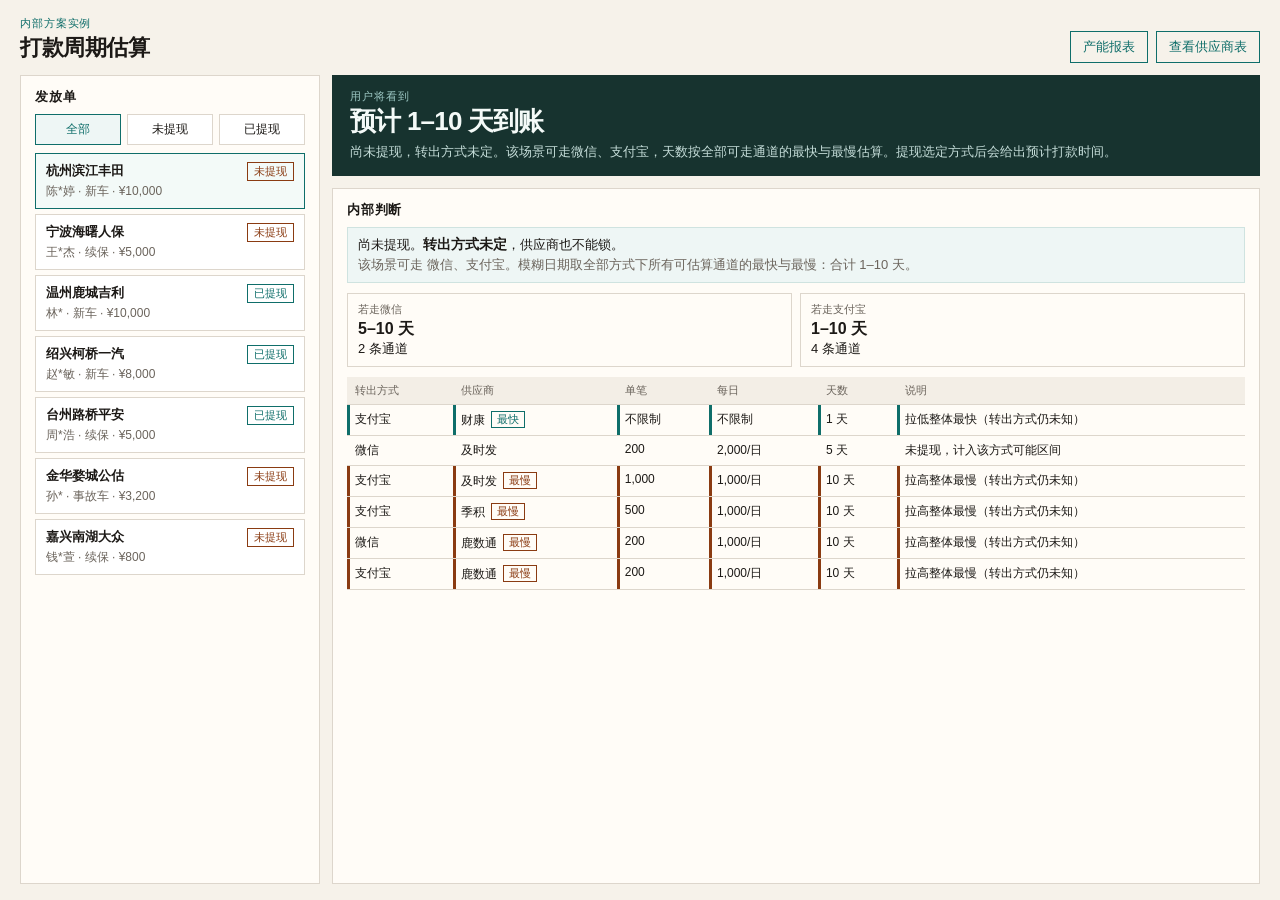
<file: index.html>
<!DOCTYPE html>
<html lang="zh-CN">
<head>
  <meta charset="UTF-8" />
  <meta name="viewport" content="width=device-width, initial-scale=1" />
  <title>打款周期估算</title>
  <link rel="stylesheet" href="./styles.css?v=21" />
</head>
<body>
  <header class="top">
    <div>
      <p class="kicker">内部方案实例</p>
      <h1>打款周期估算</h1>
    </div>
    <div class="top-actions">
      <a class="text-btn" href="./capacity.html">产能报表</a>
      <button type="button" class="text-btn" id="open-source">查看供应商表</button>
    </div>
  </header>

  <main class="layout">
    <section class="panel form-panel" aria-label="发放单">
      <h2>发放单</h2>
      <div class="seg filter" id="grant-filter">
        <button type="button" data-filter="all" class="on">全部</button>
        <button type="button" data-filter="open">未提现</button>
        <button type="button" data-filter="paid">已提现</button>
      </div>
      <div id="grant-list" class="grant-list"></div>
    </section>

    <section class="results" aria-live="polite">
      <article class="user-card" id="user-card">
        <p class="kicker light" id="user-kicker">用户将看到</p>
        <h2 id="user-title"></h2>
        <p id="user-detail"></p>
      </article>
      <article class="panel internal-panel" id="internal"></article>
    </section>
  </main>

  <dialog id="source-modal">
    <div class="dialog-bar">
      <div>
        <h2>当前供应商表</h2>
        <p>同供应商、同转出方式、同限额的多行已合并。一笔单只走一条通道，额度不叠加。</p>
      </div>
      <button type="button" class="text-btn" id="close-source">关闭</button>
    </div>
    <div class="table-wrap">
      <table>
        <thead>
          <tr>
            <th>供应商</th>
            <th>方案</th>
            <th>转出方式</th>
            <th>单笔限额</th>
            <th>每人限额</th>
            <th>适用场景</th>
            <th>表序</th>
          </tr>
        </thead>
        <tbody id="source-body"></tbody>
      </table>
    </div>
  </dialog>

  <script src="./app.js?v=21"></script>
</body>
</html>
</file>
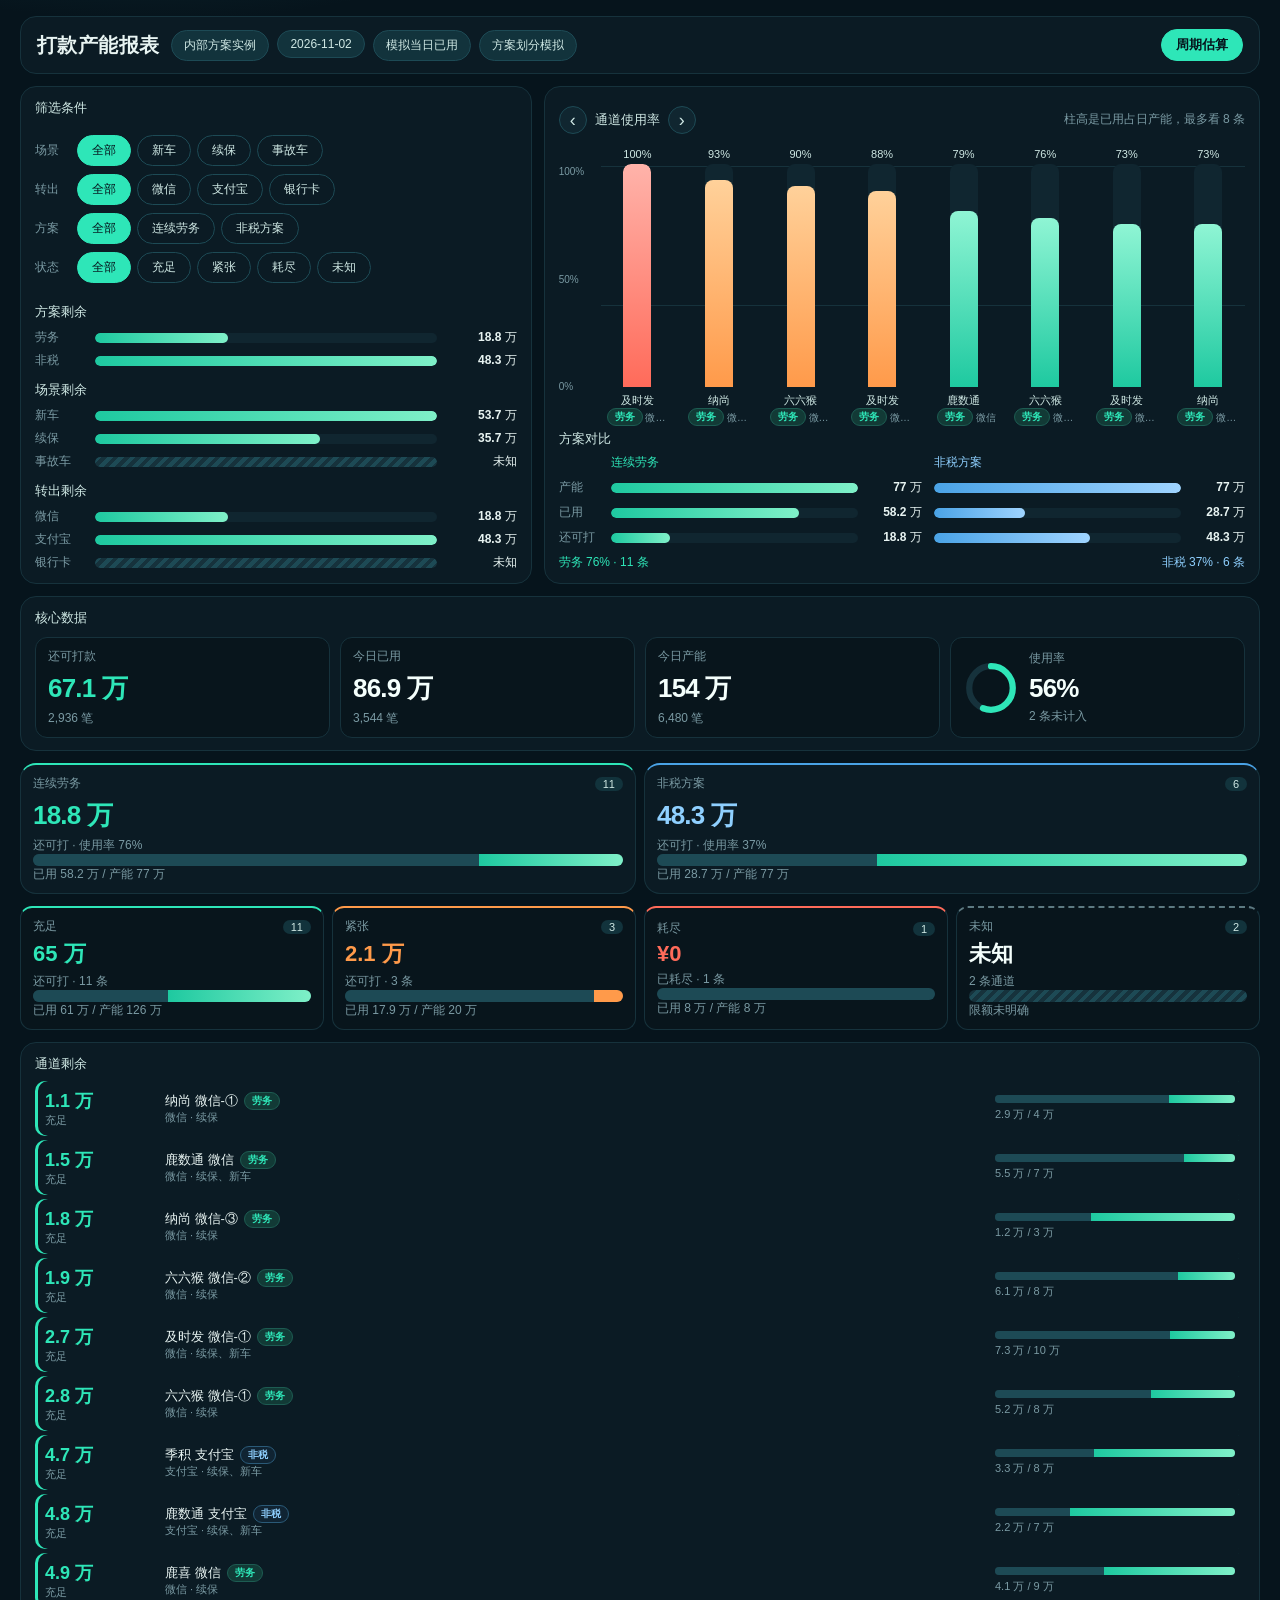
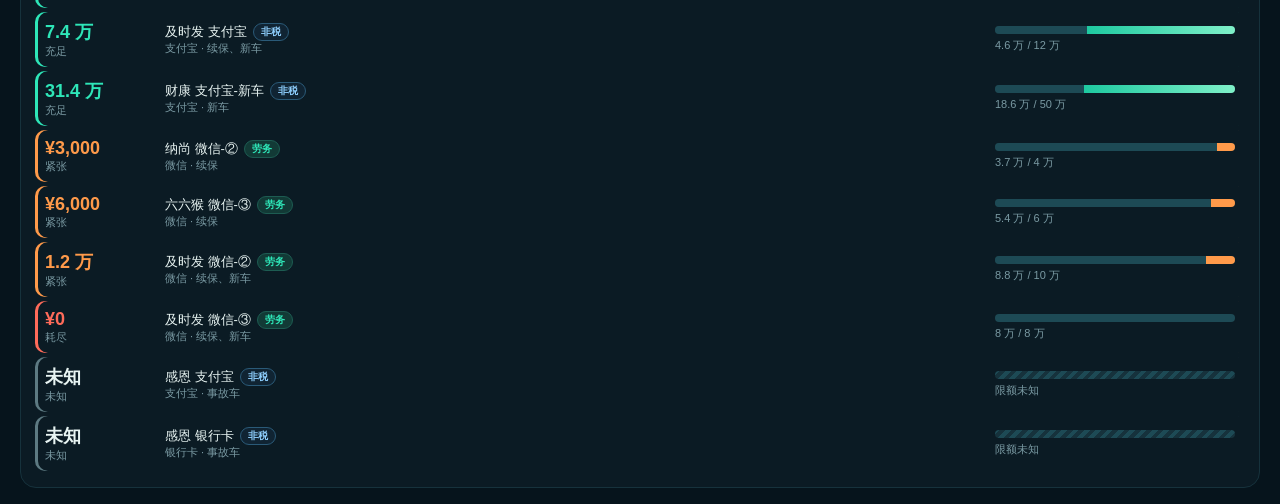
<file: capacity.html>
<!DOCTYPE html>
<html lang="zh-CN">
<head>
  <meta charset="UTF-8" />
  <meta name="viewport" content="width=device-width, initial-scale=1" />
  <title>打款产能报表</title>
  <link rel="stylesheet" href="./styles.css?v=30" />
</head>
<body class="page-capacity">
  <header class="dash-top">
    <h1>打款产能报表</h1>
    <div class="dash-pills">
      <span>内部方案实例</span>
      <div class="date-wrap" id="date-wrap">
        <button type="button" class="date-btn" id="date-btn">2026-11-02</button>
        <div class="date-pop" id="date-pop" hidden>
          <div class="date-presets">
            <button type="button" data-range="day">当天</button>
            <button type="button" data-range="7">近7日</button>
            <button type="button" data-range="30">近30日</button>
          </div>
          <div class="date-fields">
            <label>开始<input type="date" id="date-from" min="2026-10-01" max="2026-11-05" value="2026-11-02" /></label>
            <label>结束<input type="date" id="date-to" min="2026-10-01" max="2026-11-05" value="2026-11-02" /></label>
          </div>
        </div>
      </div>
      <span id="used-pill">模拟当日已用</span>
      <span>方案划分模拟</span>
    </div>
    <a class="text-btn" href="./index.html">周期估算</a>
  </header>

  <div class="dash-row">
  <section class="dash-card cap-filters look-chips" id="cap-filters">
    <p class="dash-label">筛选条件</p>
    <div class="filter-line">
      <span>场景</span>
      <div class="seg filter">
        <button type="button" data-scene="" class="on">全部</button>
        <button type="button" data-scene="新车">新车</button>
        <button type="button" data-scene="续保">续保</button>
        <button type="button" data-scene="事故车">事故车</button>
      </div>
    </div>
    <div class="filter-line">
      <span>转出</span>
      <div class="seg filter">
        <button type="button" data-method="" class="on">全部</button>
        <button type="button" data-method="微信">微信</button>
        <button type="button" data-method="支付宝">支付宝</button>
        <button type="button" data-method="银行卡">银行卡</button>
      </div>
    </div>
    <div class="filter-line">
      <span>方案</span>
      <div class="seg filter">
        <button type="button" data-scheme="" class="on">全部</button>
        <button type="button" data-scheme="连续劳务">连续劳务</button>
        <button type="button" data-scheme="非税方案">非税方案</button>
      </div>
    </div>
    <div class="filter-line">
      <span>状态</span>
      <div class="seg filter">
        <button type="button" data-status="" class="on">全部</button>
        <button type="button" data-status="充足">充足</button>
        <button type="button" data-status="紧张">紧张</button>
        <button type="button" data-status="耗尽">耗尽</button>
        <button type="button" data-status="未知">未知</button>
      </div>
    </div>
    <div id="cap-split"></div>
  </section>
  <section class="dash-card" id="cap-chart"></section>
  </div>

  <div id="view" class="cap-view"></div>

  <script src="./capacity.js?v=30"></script>
</body>
</html>
</file>
<file: styles.css>
:root {
  --ink: #1c1916;
  --muted: #6b645c;
  --line: #ddd6cc;
  --paper: #f6f2ea;
  --card: #fffcf7;
  --teal: #0f6e6a;
  --warn: #8a3b12;
  --warn-bg: #f8ebe3;
  --fast: #0f6e6a;
  --slow: #8a3b12;
  --font: "PingFang SC", "Hiragino Sans GB", "Noto Sans SC", sans-serif;
}

* { box-sizing: border-box; }
html, body { height: 100%; margin: 0; overflow: hidden; }
body {
  font-family: var(--font);
  color: var(--ink);
  background: var(--paper);
  padding: 16px 20px 16px;
  display: flex;
  flex-direction: column;
  gap: 12px;
}

.top {
  flex: none;
  display: flex;
  justify-content: space-between;
  gap: 16px;
  align-items: flex-end;
}
.kicker {
  margin: 0 0 2px;
  font-size: 11px;
  letter-spacing: 0.08em;
  color: var(--teal);
}
.kicker.light { color: #9ec9c5; }
h1 {
  margin: 0;
  font-size: 22px;
  font-weight: 650;
  letter-spacing: -0.02em;
}

.text-btn {
  font: inherit;
  font-size: 13px;
  color: var(--teal);
  background: none;
  border: 1px solid var(--teal);
  padding: 6px 12px;
  cursor: pointer;
  white-space: nowrap;
}
.text-btn:hover { background: #eef6f5; }

.layout {
  flex: 1;
  min-height: 0;
  display: grid;
  grid-template-columns: 300px minmax(0, 1fr);
  gap: 12px;
  overflow: hidden;
}

.panel {
  background: var(--card);
  border: 1px solid var(--line);
  padding: 12px 14px;
}
.form-panel {
  min-height: 0;
  display: flex;
  flex-direction: column;
  overflow: hidden;
}
.panel h2, .dialog-bar h2 {
  margin: 0 0 8px;
  font-size: 13px;
  font-weight: 650;
  letter-spacing: 0.06em;
}

.seg.filter { display: flex; gap: 6px; margin-bottom: 8px; flex: none; }
.seg.filter button {
  flex: 1;
  font: inherit;
  font-size: 12px;
  border: 1px solid var(--line);
  background: #fff;
  color: var(--ink);
  padding: 6px 6px;
  cursor: pointer;
}
.seg.filter button.on {
  border-color: var(--teal);
  color: var(--teal);
  background: #eef6f5;
}

.grant-list {
  display: flex;
  flex-direction: column;
  gap: 5px;
  min-height: 0;
  overflow: auto;
}
.grant {
  text-align: left;
  font: inherit;
  border: 1px solid var(--line);
  background: #fff;
  padding: 8px 10px;
  cursor: pointer;
  color: inherit;
  width: 100%;
  flex: none;
}
.grant:hover { border-color: #c5ddd9; }
.grant.on {
  border-color: var(--teal);
  background: #f3faf8;
}
.g-top {
  display: flex;
  justify-content: space-between;
  gap: 8px;
  align-items: baseline;
}
.g-top strong { font-size: 13px; font-weight: 650; }
.g-meta {
  margin-top: 2px;
  font-size: 12px;
  color: var(--muted);
}
.status {
  font-size: 11px;
  padding: 1px 6px;
  border: 1px solid currentColor;
  white-space: nowrap;
}
.status.open { color: var(--warn); }
.status.paid { color: var(--teal); }

.results {
  min-width: 0;
  min-height: 0;
  display: flex;
  flex-direction: column;
  gap: 12px;
  overflow: hidden;
}

.user-card {
  flex: none;
  background: #17332f;
  color: #f4faf8;
  padding: 14px 18px 14px;
}
.user-card h2 {
  margin: 2px 0 6px;
  font-size: 26px;
  font-weight: 650;
  letter-spacing: -0.03em;
  line-height: 1.2;
}
.user-card p { margin: 0; }
#user-detail { color: #c5ddd9; font-size: 13px; line-height: 1.45; }

.internal-panel {
  flex: 1;
  min-height: 0;
  overflow: auto;
}

.lock-banner {
  display: flex;
  justify-content: space-between;
  gap: 12px;
  align-items: baseline;
  flex-wrap: wrap;
  padding: 8px 10px;
  background: #eef6f5;
  border: 1px solid #cfe3e0;
  margin-bottom: 10px;
  font-size: 13px;
}
.lock-banner strong { font-size: 14px; }
.lock-banner .meta { color: var(--muted); margin-top: 2px; }

.method-box {
  display: grid;
  grid-template-columns: repeat(auto-fit, minmax(140px, 1fr));
  gap: 8px;
  margin-bottom: 10px;
}
.method-card {
  border: 1px solid var(--line);
  padding: 8px 10px;
  font-size: 13px;
}
.method-card span {
  display: block;
  font-size: 11px;
  color: var(--muted);
  margin-bottom: 2px;
}
.method-card strong { font-size: 16px; }

.warn-banner {
  padding: 8px 10px;
  background: var(--warn-bg);
  color: var(--warn);
  margin-bottom: 10px;
  font-size: 13px;
  line-height: 1.5;
}

.schedule-wrap { margin-bottom: 10px; }
.amt { font-variant-numeric: tabular-nums; font-weight: 600; }
.nowrap { white-space: nowrap; }
.muted { color: var(--muted); }

.table-wrap { overflow: auto; }
table {
  width: 100%;
  border-collapse: collapse;
  font-size: 12px;
}
th, td {
  text-align: left;
  padding: 6px 8px;
  border-bottom: 1px solid var(--line);
  vertical-align: top;
}
th {
  font-size: 11px;
  font-weight: 550;
  color: var(--muted);
  background: #f3eee6;
}
td.num, th.num { font-variant-numeric: tabular-nums; white-space: nowrap; }
tr.locked td { background: #e7f2f0; }
tr.fast td { box-shadow: inset 3px 0 0 var(--fast); }
tr.slow td { box-shadow: inset 3px 0 0 var(--slow); }

.pill {
  display: inline-block;
  font-size: 11px;
  padding: 0 5px;
  border: 1px solid currentColor;
  margin-left: 6px;
  vertical-align: 1px;
}
.pill.fast { color: var(--fast); }
.pill.slow { color: var(--slow); }
.pill.lock { color: var(--teal); }

dialog {
  width: min(860px, calc(100vw - 48px));
  max-height: calc(100vh - 48px);
  border: 1px solid var(--line);
  background: var(--card);
  padding: 16px 18px 18px;
  color: inherit;
}
dialog::backdrop { background: rgb(28 25 22 / 0.45); }
.top-actions { display: flex; gap: 8px; align-items: center; }
a.text-btn { text-decoration: none; display: inline-block; }

.page-capacity { gap: 12px; }
html:has(body.page-capacity) {
  height: auto;
  overflow: auto;
}
body.page-capacity {
  height: auto;
  min-height: 100%;
  overflow: auto;
  background:
    radial-gradient(900px 420px at 12% -10%, #123a44 0%, transparent 55%),
    #06141c;
  color: #e8f4f2;
  --ink: #e8f4f2;
  --muted: #7a9aa3;
  --line: #16323c;
  --paper: #06141c;
  --card: #0b1b24;
  --teal: #2ee6b8;
  --warn: #ff9a4a;
  --fast: #2ee6b8;
  --slow: #ff9a4a;
}
body.page-capacity .dash-top {
  flex: none;
  display: flex;
  align-items: center;
  gap: 12px;
  background: #0b1b24;
  border: 1px solid #16323c;
  border-radius: 16px;
  padding: 12px 16px;
}
body.page-capacity .dash-top h1 {
  margin: 0;
  font-size: 20px;
  font-weight: 650;
  letter-spacing: 0.02em;
}
body.page-capacity .dash-pills {
  display: flex;
  flex-wrap: wrap;
  gap: 8px;
  flex: 1;
}
body.page-capacity .dash-pills span,
body.page-capacity .date-btn {
  font: inherit;
  font-size: 12px;
  color: #cfe8e4;
  background: #12333c;
  border: 1px solid #1d4a55;
  border-radius: 999px;
  padding: 6px 12px;
}
body.page-capacity .date-wrap { position: relative; }
body.page-capacity .date-btn { cursor: pointer; }
body.page-capacity .date-btn:hover,
body.page-capacity .date-wrap:has(#date-pop:not([hidden])) .date-btn {
  border-color: #2ee6b8;
  color: #2ee6b8;
}
body.page-capacity .date-pop {
  position: absolute;
  top: calc(100% + 8px);
  left: 0;
  z-index: 20;
  width: 280px;
  padding: 12px;
  background: #0b1b24;
  border: 1px solid #16323c;
  border-radius: 14px;
  box-shadow: 0 12px 32px rgba(0, 0, 0, 0.35);
}
body.page-capacity .date-presets {
  display: flex;
  gap: 6px;
  margin-bottom: 10px;
}
body.page-capacity .date-presets button {
  flex: 1;
  font: inherit;
  font-size: 12px;
  color: #cfe8e4;
  background: #102630;
  border: 1px solid #1d4a55;
  border-radius: 999px;
  padding: 6px 0;
  cursor: pointer;
}
body.page-capacity .date-presets button.on,
body.page-capacity .date-presets button:hover {
  border-color: #2ee6b8;
  color: #06141c;
  background: #2ee6b8;
}
body.page-capacity .date-fields {
  display: grid;
  grid-template-columns: 1fr 1fr;
  gap: 8px;
}
body.page-capacity .date-fields label {
  display: flex;
  flex-direction: column;
  gap: 4px;
  font-size: 11px;
  color: #7a9aa3;
}
body.page-capacity .date-fields input {
  font: inherit;
  font-size: 12px;
  color: #e8f4f2;
  background: #08151c;
  border: 1px solid #1d4a55;
  border-radius: 8px;
  padding: 6px 8px;
  color-scheme: dark;
}
body.page-capacity .text-btn {
  color: #06141c;
  border-color: #2ee6b8;
  background: #2ee6b8;
  border-radius: 999px;
  padding: 6px 14px;
  font-weight: 600;
}
body.page-capacity .text-btn:hover { background: #5ff0cc; }
body.page-capacity .dash-card {
  background: #0b1b24;
  border: 1px solid #16323c;
  border-radius: 16px;
  padding: 12px 14px;
}
body.page-capacity .dash-label {
  margin: 0 0 10px;
  font-size: 13px;
  color: #cfe8e4;
}
body.page-capacity .dash-kpi-grid {
  display: grid;
  grid-template-columns: repeat(4, minmax(0, 1fr));
  gap: 10px;
}
body.page-capacity .dash-kpi-grid article {
  background: #08151c;
  border: 1px solid #16323c;
  border-radius: 12px;
  padding: 10px 12px;
}
body.page-capacity .dash-kpi-grid span,
body.page-capacity .dash-kpi-grid em {
  display: block;
  font-size: 12px;
  color: #7a9aa3;
  font-style: normal;
}
body.page-capacity .dash-kpi-grid strong {
  display: block;
  margin: 6px 0 4px;
  font-size: 26px;
  font-weight: 650;
  letter-spacing: -0.03em;
  font-variant-numeric: tabular-nums;
  color: #f4fffc;
}
body.page-capacity .dash-kpi-grid article:first-child strong { color: #2ee6b8; }
body.page-capacity .dash-row {
  flex: none;
  display: grid;
  grid-template-columns: minmax(280px, 1fr) minmax(360px, 1.4fr);
  gap: 12px;
  min-height: 0;
}
body.page-capacity .dash-row > .dash-card { min-height: 0; }
body.page-capacity .dash-row { align-items: stretch; }
body.page-capacity #cap-filters { height: max-content; }
body.page-capacity #cap-chart {
  display: grid;
  grid-template-rows: minmax(168px, 1fr) auto;
  min-height: 0;
}
body.page-capacity #cap-chart .chart-block {
  display: flex;
  flex-direction: column;
  min-height: 0;
  overflow: hidden;
}
body.page-capacity #cap-chart .chart-block.chart-out-left {
  animation: chart-out-left 0.26s ease forwards;
}
body.page-capacity #cap-chart .chart-block.chart-out-right {
  animation: chart-out-right 0.26s ease forwards;
}
body.page-capacity #cap-chart .chart-block.chart-in-right {
  animation: chart-in-right 0.32s ease;
}
body.page-capacity #cap-chart .chart-block.chart-in-left {
  animation: chart-in-left 0.32s ease;
}
body.page-capacity #cap-chart .chart-block.chart-in-right .vbar-col i,
body.page-capacity #cap-chart .chart-block.chart-in-left .vbar-col i {
  transform-origin: bottom;
  animation: bar-grow 0.42s ease;
}
@keyframes chart-out-left {
  to { opacity: 0; transform: translateX(-36px); }
}
@keyframes chart-out-right {
  to { opacity: 0; transform: translateX(36px); }
}
@keyframes chart-in-right {
  from { opacity: 0; transform: translateX(36px); }
  to { opacity: 1; transform: translateX(0); }
}
@keyframes chart-in-left {
  from { opacity: 0; transform: translateX(-36px); }
  to { opacity: 1; transform: translateX(0); }
}
@keyframes bar-grow {
  from { transform: scaleY(0); }
  to { transform: scaleY(1); }
}
body.page-capacity #cap-split { margin-top: 4px; }
body.page-capacity #cap-split .chart-sub:first-child { margin-top: 8px; }
body.page-capacity .kpi-rate {
  display: flex;
  align-items: center;
  gap: 10px;
}
body.page-capacity .donut {
  width: 56px;
  height: 56px;
  flex: none;
  transform: rotate(-90deg);
}
body.page-capacity .donut-bg,
body.page-capacity .donut-val {
  fill: none;
  stroke-width: 4;
}
body.page-capacity .donut-bg { stroke: #16323c; }
body.page-capacity .donut-val {
  stroke: #2ee6b8;
  stroke-linecap: round;
}
body.page-capacity .chart-head {
  display: flex;
  justify-content: space-between;
  align-items: baseline;
  gap: 12px;
  flex: none;
}
body.page-capacity .chart-head.chart-switch { align-items: center; }
body.page-capacity .chart-switch-title {
  display: flex;
  align-items: center;
  gap: 8px;
  min-width: 0;
}
body.page-capacity .chart-nav {
  flex: none;
  width: 28px;
  height: 28px;
  border: 1px solid #1d4a55;
  background: #102630;
  color: #cfe8e4;
  border-radius: 50%;
  font: inherit;
  font-size: 18px;
  line-height: 1;
  cursor: pointer;
  padding: 0;
}
body.page-capacity .chart-nav:hover {
  border-color: #2ee6b8;
  color: #2ee6b8;
}
body.page-capacity .chart-head .dash-label { margin: 0; }
body.page-capacity .chart-head .muted { font-size: 12px; }
body.page-capacity .chart-sub { margin: 12px 0 8px; }
body.page-capacity .vbars-wrap {
  display: grid;
  grid-template-columns: 36px 1fr;
  gap: 6px;
  flex: 1 1 auto;
  height: auto;
  min-height: 168px;
  margin: 8px 0 4px;
}
body.page-capacity .vbars-y {
  display: flex;
  flex-direction: column;
  justify-content: space-between;
  font-size: 10px;
  color: #7a9aa3;
  padding: 18px 0 34px;
}
body.page-capacity .vbars {
  display: flex;
  align-items: stretch;
  gap: 8px;
  min-width: 0;
  background-image: linear-gradient(#16323c 1px, transparent 1px);
  background-size: 100% 50%;
  background-position: 0 18px;
}
body.page-capacity .vbar {
  flex: 1;
  min-width: 0;
  display: flex;
  flex-direction: column;
  align-items: center;
}
body.page-capacity .vbar span {
  font-size: 11px;
  color: #cfe8e4;
  margin-bottom: 4px;
}
body.page-capacity .vbar-col {
  flex: 1;
  width: 28px;
  background: #102630;
  border-radius: 8px 8px 0 0;
  display: flex;
  align-items: flex-end;
  overflow: hidden;
}
body.page-capacity .vbar-col i {
  display: block;
  width: 100%;
  background: linear-gradient(180deg, #8ff5d4, #1ec9a0);
  border-radius: 8px 8px 0 0;
}
body.page-capacity .vbar.sch-连续劳务 .vbar-col i { background: linear-gradient(180deg, #8ff5d4, #1ec9a0); }
body.page-capacity .vbar.sch-非税方案 .vbar-col i { background: linear-gradient(180deg, #9fd4ff, #4aa3e6); }
body.page-capacity .vbar.st-紧张.sch-连续劳务 .vbar-col i { background: linear-gradient(180deg, #ffd19a, #ff9a4a); }
body.page-capacity .vbar.st-紧张.sch-非税方案 .vbar-col i { background: linear-gradient(180deg, #9fd4ff, #4aa3e6); }
body.page-capacity .vbar.st-耗尽 .vbar-col i { background: linear-gradient(180deg, #ffb3aa, #ff6b5a); }
body.page-capacity .vbar.gd-wx .vbar-col i { background: linear-gradient(180deg, #8ff5d4, #1ec9a0); }
body.page-capacity .vbar.gd-ali .vbar-col i { background: linear-gradient(180deg, #9fd4ff, #4aa3e6); }
body.page-capacity .vbar.gd-other .vbar-col i { background: linear-gradient(180deg, #e8d39a, #c9a46a); }
body.page-capacity .vbar.gd-wx.hot .vbar-col i,
body.page-capacity .vbar.gd-ali.hot .vbar-col i { background: linear-gradient(180deg, #ffd19a, #ff9a4a); }
body.page-capacity .vbars-y.goods-y { padding-bottom: 44px; }
body.page-capacity .vbar em,
body.page-capacity .vbar b {
  display: block;
  font-style: normal;
  font-weight: 400;
  text-align: center;
  max-width: 100%;
  overflow: hidden;
  text-overflow: ellipsis;
  white-space: nowrap;
}
body.page-capacity .vbar em { margin-top: 6px; font-size: 11px; color: #cfe8e4; }
body.page-capacity .vbar b { font-size: 10px; color: #7a9aa3; }
body.page-capacity .hbar-list { display: flex; flex-direction: column; gap: 6px; }
body.page-capacity .hbar {
  display: grid;
  grid-template-columns: 52px 1fr 72px;
  gap: 8px;
  align-items: center;
  font-size: 12px;
}
body.page-capacity .hbar span { color: #7a9aa3; }
body.page-capacity .hbar strong {
  text-align: right;
  font-weight: 550;
  font-variant-numeric: tabular-nums;
}
body.page-capacity .hbar-track {
  height: 10px;
  background: #102630;
  border-radius: 99px;
  overflow: hidden;
}
body.page-capacity .hbar-track i {
  display: block;
  height: 100%;
  background: linear-gradient(90deg, #1ec9a0, #7ff0c8);
  border-radius: 99px;
}
body.page-capacity .hbar.st-紧张 .hbar-track i { background: #ff9a4a; }
body.page-capacity .hbar.st-耗尽 .hbar-track i { background: #ff6b5a; }
body.page-capacity .hbar.st-未知 .hbar-track i.unk {
  width: 100%;
  background: repeating-linear-gradient(-45deg, #16323c, #16323c 4px, #1d4a55 4px, #1d4a55 8px);
}
body[data-style="remain"] .method-remain .split-bar,
body.page-capacity .scheme-card .split-bar { height: 12px; }
body.page-capacity .scheme-tag {
  display: inline-block;
  margin-left: 6px;
  padding: 1px 7px;
  border-radius: 999px;
  font-size: 10px;
  font-style: normal;
  font-weight: 600;
  line-height: 1.4;
  vertical-align: 1px;
}
body.page-capacity .scheme-tag.sch-连续劳务 {
  color: #2ee6b8;
  background: #123a36;
  border: 1px solid #1d5c52;
}
body.page-capacity .scheme-tag.sch-非税方案 {
  color: #8fd0ff;
  background: #102433;
  border: 1px solid #2a5a78;
}
body.page-capacity .scheme-card-grid {
  flex: none;
  display: grid;
  grid-template-columns: 1fr 1fr;
  gap: 8px;
}
body.page-capacity .scheme-card {
  background: #0b1b24;
  border: 1px solid #16323c;
  border-radius: 16px;
  padding: 10px 12px;
  font: inherit;
  color: inherit;
  text-align: left;
  width: 100%;
  cursor: pointer;
}
body.page-capacity .scheme-card.empty { cursor: default; opacity: 0.5; }
body.page-capacity .scheme-card.sch-连续劳务 { border-top: 2px solid #2ee6b8; }
body.page-capacity .scheme-card.sch-非税方案 { border-top: 2px solid #4aa3e6; }
body.page-capacity .scheme-card.on.sch-连续劳务 { box-shadow: inset 0 0 0 1px #2ee6b8; }
body.page-capacity .scheme-card.on.sch-非税方案 { box-shadow: inset 0 0 0 1px #4aa3e6; }
body.page-capacity .scheme-card .st-head,
body.page-capacity .scheme-card em,
body.page-capacity .scheme-card p {
  display: flex;
  justify-content: space-between;
  align-items: center;
  gap: 8px;
  margin: 0;
  font-size: 12px;
  font-style: normal;
  color: #7a9aa3;
}
body.page-capacity .scheme-card .st-head i {
  font-style: normal;
  font-size: 11px;
  background: #12333c;
  color: #cfe8e4;
  border-radius: 999px;
  padding: 1px 8px;
}
body.page-capacity .scheme-card strong {
  display: block;
  margin: 6px 0 4px;
  font-size: 26px;
  font-weight: 650;
  letter-spacing: -0.03em;
  font-variant-numeric: tabular-nums;
}
body.page-capacity .scheme-card.sch-连续劳务 strong { color: #2ee6b8; }
body.page-capacity .scheme-card.sch-非税方案 strong { color: #8fd0ff; }
body.page-capacity .scheme-card em,
body.page-capacity .scheme-card p { display: block; }
body.page-capacity .scheme-pair { display: flex; flex-direction: column; gap: 8px; margin-top: 6px; flex: none; }
body.page-capacity .scheme-rate { flex: none; }
body.page-capacity .pair-row {
  display: grid;
  grid-template-columns: 44px 1fr;
  gap: 8px;
  align-items: center;
  font-size: 12px;
}
body.page-capacity .pair-row > span { color: #7a9aa3; }
body.page-capacity .pair-bars { display: grid; grid-template-columns: 1fr 1fr; gap: 12px; min-width: 0; }
body.page-capacity .pair-bar {
  display: grid;
  grid-template-columns: 1fr 56px;
  gap: 8px;
  align-items: center;
  min-width: 0;
}
body.page-capacity .pair-bar b {
  text-align: right;
  font-weight: 550;
  font-variant-numeric: tabular-nums;
}
body.page-capacity .pair-head em {
  font-style: normal;
  font-size: 12px;
}
body.page-capacity .pair-head em.sch-连续劳务,
body.page-capacity .scheme-rate .sch-连续劳务 { color: #2ee6b8; }
body.page-capacity .pair-head em.sch-非税方案,
body.page-capacity .scheme-rate .sch-非税方案 { color: #8fd0ff; }
body.page-capacity .pair-bar.sch-连续劳务 .hbar-track i { background: linear-gradient(90deg, #1ec9a0, #7ff0c8); }
body.page-capacity .pair-bar.sch-非税方案 .hbar-track i { background: linear-gradient(90deg, #4aa3e6, #9fd4ff); }
body.page-capacity .scheme-rate {
  display: flex;
  justify-content: space-between;
  gap: 12px;
  margin: 8px 0 0;
  font-size: 12px;
}
@media (max-width: 980px) {
  body.page-capacity .scheme-card-grid { grid-template-columns: 1fr; }
}
@media (max-width: 980px) {
  body.page-capacity .dash-row,
  body.page-capacity .dash-kpi-grid { grid-template-columns: 1fr; }
}
body.page-capacity th { background: #0b1b24; }
body.page-capacity .kpi-card.remain {
  background: #0b1b24;
  color: #e8f4f2;
  border-color: #2ee6b8;
}
body.page-capacity .kpi-card.remain span,
body.page-capacity .kpi-card.remain em { color: #7a9aa3; }
body.page-capacity .kpi-card.remain strong { color: #2ee6b8; }
body.page-capacity .mx-cell.st-紧张 { background: #2a2114; }
body.page-capacity .mx-cell.st-耗尽 { background: #241614; }
body.page-capacity .mx-cell.st-充足 { background: #102820; }
body.page-capacity .mx-cell.unk-cell,
body.page-capacity .mx-cell.empty-cell { background: #0b1b24; }
body.page-capacity .bar { background: #16323c; }
body.page-capacity .bar i.unk {
  background: repeating-linear-gradient(-45deg, #16323c, #16323c 4px, #1d4a55 4px, #1d4a55 8px);
}
body.page-capacity tr.locked td { background: #12333c; }
body.page-capacity .seg.filter button {
  font: inherit;
  font-size: 12px;
  border: 1px solid #1d4a55;
  background: #0b1b24;
  color: #cfe8e4;
  padding: 6px 14px;
  cursor: pointer;
  white-space: nowrap;
  border-radius: 999px;
}
body.page-capacity .seg.filter button.on {
  border-color: #2ee6b8;
  color: #06141c;
  background: #2ee6b8;
}
.cap-filters.look-chips {
  display: flex;
  flex-direction: column;
  gap: 8px;
}
.filter-line {
  display: flex;
  align-items: center;
  gap: 10px;
  min-width: 0;
}
.filter-line > span {
  flex: none;
  width: 32px;
  font-size: 12px;
  color: #7a9aa3;
}
.filter-line .seg.filter { flex: 1; flex-wrap: wrap; margin: 0; }
.cap-view {
  flex: 1;
  min-height: 0;
  display: flex;
  flex-direction: column;
  gap: 12px;
  overflow: hidden;
}
body.page-capacity .cap-view,
body.page-capacity .bar-panel {
  overflow: visible;
  flex: none;
}
body.page-capacity .bar-list { overflow: visible; }
.cap-note {
  flex: none;
  margin: 0;
  font-size: 12px;
  line-height: 1.45;
  color: var(--muted);
  max-width: 1180px;
}
.remain-hero { flex: none; }
.kpi-card.hero { padding: 14px 18px; }
.kpi-card.hero strong { font-size: 36px; letter-spacing: -0.04em; }
.method-remain-grid {
  flex: none;
  display: grid;
  grid-template-columns: repeat(4, minmax(0, 1fr));
  gap: 8px;
}
.method-remain {
  background: var(--card);
  border: 1px solid var(--line);
  padding: 10px 12px;
  font: inherit;
  color: inherit;
  text-align: left;
  width: 100%;
  cursor: pointer;
}
.method-remain.empty { cursor: default; opacity: 0.5; }
.method-remain.on { border-color: var(--teal); }
.method-remain span, .method-remain em, .method-remain p {
  display: block;
  font-size: 12px;
  color: var(--muted);
  font-style: normal;
  margin: 0;
}
.method-remain .st-head {
  display: flex;
  justify-content: space-between;
  align-items: center;
  gap: 8px;
}
.method-remain .st-head i {
  font-style: normal;
  font-size: 11px;
  background: #2c2a24;
  color: #bdb8ae;
  border-radius: 999px;
  padding: 1px 8px;
}
.method-remain strong {
  display: block;
  font-size: 22px;
  margin: 4px 0;
}
.bar-panel {
  flex: 1;
  min-height: 0;
  display: flex;
  flex-direction: column;
  overflow: hidden;
}
.bar-list { flex: 1; overflow: auto; }
.bar-row {
  display: grid;
  grid-template-columns: 108px minmax(160px, 1fr) minmax(120px, 240px);
  gap: 12px;
  align-items: center;
  padding: 8px 0;
  border-bottom: 1px solid var(--line);
}
.bar-name { font-size: 13px; }
.bar-name em { display: block; font-style: normal; font-size: 11px; color: var(--muted); }
.bar-left { text-align: left; font-size: 18px; font-weight: 650; font-variant-numeric: tabular-nums; }
.bar-left em { display: block; font-style: normal; font-size: 11px; font-weight: 400; color: var(--muted); }
.bar-track em { display: block; font-style: normal; font-size: 11px; color: var(--muted); margin-top: 4px; }
.bar.wide { width: auto; height: 8px; }
.mx-panel { flex: none; }
.mx-grid {
  display: grid;
  grid-template-columns: 72px repeat(3, minmax(0, 1fr));
  gap: 6px;
}
.mx-head, .mx-corner {
  font-size: 12px;
  color: var(--muted);
  padding: 6px 4px;
}
.mx-head.row { display: flex; align-items: center; }
.mx-cell {
  border: 1px solid var(--line);
  padding: 8px 10px;
  min-height: 88px;
}
.mx-cell span, .mx-cell em, .mx-cell p {
  display: block;
  font-size: 11px;
  color: var(--muted);
  margin: 0;
}
.mx-cell strong { display: block; font-size: 20px; margin: 4px 0 2px; }
.mx-cell.st-紧张 { background: #f8ebe3; }
.mx-cell.st-耗尽 { background: #f3e2d8; }
.mx-cell.st-充足 { background: #f3faf8; }
.mx-cell.unk-cell, .mx-cell.empty-cell { background: #f6f2ea; }
.cap-table-panel.slim { min-height: 140px; }
.board-sum {
  flex: none;
  margin: 0;
  font-size: 13px;
  color: var(--muted);
}
.board {
  flex: 1;
  min-height: 0;
  display: grid;
  grid-template-columns: repeat(4, minmax(0, 1fr));
  gap: 8px;
}
.board-col {
  background: var(--card);
  border: 1px solid var(--line);
  display: flex;
  flex-direction: column;
  min-height: 0;
  overflow: hidden;
}
.board-col h2 { padding: 10px 10px 6px; }
.board-stack { flex: 1; overflow: auto; padding: 0 8px 8px; display: flex; flex-direction: column; gap: 6px; }
.board-card {
  border: 1px solid var(--line);
  padding: 8px 8px 6px;
  background: #fff;
}
.board-card .left-num { display: block; font-size: 16px; margin: 4px 0 2px; }
.board-col.st-紧张 h2, .board-col.st-耗尽 h2 { color: var(--warn); }
.board-col.st-充足 h2 { color: var(--teal); }
.board-col.st-未知 h2 { color: var(--muted); }
.cap-filters {
  flex: none;
  display: flex;
  gap: 10px;
  flex-wrap: wrap;
}
.cap-filters .seg { margin: 0; width: auto; }
.cap-filters .seg button {
  flex: none;
  white-space: nowrap;
  padding: 6px 12px;
}
.kpi {
  flex: none;
  display: grid;
  grid-template-columns: repeat(4, minmax(0, 1fr));
  gap: 8px;
  max-width: 1180px;
}
.kpi-card {
  background: var(--card);
  border: 1px solid var(--line);
  padding: 10px 12px 8px;
}
.kpi-card span {
  display: block;
  font-size: 11px;
  color: var(--muted);
}
.kpi-card strong {
  display: block;
  margin: 4px 0 2px;
  font-size: 22px;
  font-weight: 650;
  letter-spacing: -0.03em;
}
.kpi-card em {
  font-style: normal;
  font-size: 11px;
  color: var(--muted);
}
.kpi-card.remain { background: #17332f; color: #f4faf8; border-color: #17332f; }
.kpi-card.remain span, .kpi-card.remain em { color: #9ec9c5; }

.break-grid {
  flex: none;
  display: grid;
  grid-template-columns: 1fr 1fr;
  gap: 8px;
  min-height: 0;
  max-width: 1180px;
}
.break-grid .panel { padding: 10px 12px; }
.cap-foot { margin: 6px 0 0; font-size: 11px; }
.cap-table-panel {
  flex: 1;
  min-height: 0;
  display: flex;
  flex-direction: column;
  max-width: 1180px;
  overflow: hidden;
}
.cap-table-panel .table-wrap { flex: 1; min-height: 0; }

.bar {
  height: 6px;
  background: #efe8dc;
  margin-bottom: 4px;
  width: 88px;
}
.bar i { display: block; height: 100%; background: var(--teal); }
.bar i.tight { background: var(--warn); }
.bar i.empty { background: #5c2210; width: 100% !important; }
.bar i.unk { width: 100%; background: repeating-linear-gradient(-45deg, #efe8dc, #efe8dc 4px, #e4d7c6 4px, #e4d7c6 8px); }
.st-label { font-size: 11px; }
.st-耗尽 .st-label { color: var(--warn); }
.st-紧张 .st-label { color: var(--warn); }
.st-充足 .st-label { color: var(--teal); }
.st-未知 td { color: var(--muted); }

@media (max-width: 960px) {
  .kpi, .break-grid { grid-template-columns: 1fr 1fr; }
}
@media (max-width: 860px) {
  .kpi { grid-template-columns: 1fr 1fr; }
  .break-grid { grid-template-columns: 1fr; }
}
.dialog-bar {
  display: flex;
  justify-content: space-between;
  gap: 16px;
  align-items: flex-start;
  margin-bottom: 12px;
}
.dialog-bar p {
  margin: 0;
  font-size: 12px;
  color: var(--muted);
}

.split-bar {
  display: flex;
  height: 8px;
  width: 100%;
  min-width: 0;
  background: #efe8dc;
  overflow: hidden;
}
.split-bar .used,
.split-bar .rest {
  height: 100%;
  min-width: 0;
  flex: 0 1 0;
}
.split-bar .used { background: #cbbfae; }
.split-bar .rest { background: var(--teal); }
.split-bar .rest.tight { background: var(--warn); min-width: 4px; }
.split-bar .rest.gone { flex: 0 0 0 !important; min-width: 0; }
.split-bar .unk {
  flex: 1;
  background: repeating-linear-gradient(-45deg, #efe8dc, #efe8dc 4px, #e4d7c6 4px, #e4d7c6 8px);
}

body[data-style="remain"] .method-remain {
  background: #08151c;
  border: 1px solid #16323c;
  border-radius: 12px;
}
body[data-style="remain"] .method-remain:hover:not(:disabled) { background: #102630; }
body[data-style="remain"] .method-remain.st-充足 { border-top: 2px solid #2ee6b8; }
body[data-style="remain"] .method-remain.st-紧张 { border-top: 2px solid #ff9a4a; }
body[data-style="remain"] .method-remain.st-耗尽 { border-top: 2px solid #ff6b5a; }
body[data-style="remain"] .method-remain.st-未知 { border-top: 2px dashed #5d7a82; }
body[data-style="remain"] .method-remain.on {
  background: #13343d;
  border-color: #2ee6b8;
}
body[data-style="remain"] .method-remain .st-head i {
  background: #12333c;
  color: #cfe8e4;
}
body[data-style="remain"] .method-remain strong {
  color: #f4fffc;
  font-weight: 650;
  font-variant-numeric: tabular-nums;
}
body[data-style="remain"] .method-remain.st-紧张 strong,
body[data-style="remain"] .bar-row.st-紧张 .bar-left { color: #ff9a4a; }
body[data-style="remain"] .method-remain.st-耗尽 strong,
body[data-style="remain"] .bar-row.st-耗尽 .bar-left { color: #ff6b5a; }
body[data-style="remain"] .method-remain.st-充足 strong,
body[data-style="remain"] .bar-row.st-充足 .bar-left { color: #2ee6b8; }
body[data-style="remain"] .bar-panel {
  min-height: 0;
  padding: 12px 14px;
}
body[data-style="remain"] .bar-panel h2 {
  display: flex;
  align-items: center;
  gap: 10px;
  color: #cfe8e4;
  font-weight: 550;
  letter-spacing: 0;
  text-transform: none;
  font-size: 13px;
  margin: 0 0 8px;
}
body[data-style="remain"] .clear-status {
  font: inherit;
  font-size: 12px;
  letter-spacing: 0;
  text-transform: none;
  color: #06141c;
  background: #2ee6b8;
  border: 0;
  border-radius: 999px;
  cursor: pointer;
  padding: 3px 10px;
}
body[data-style="remain"] .clear-status:hover { background: #5ff0cc; }
body[data-style="remain"] .bar-row {
  border-bottom: 0;
  border-radius: 10px;
  padding: 8px 10px;
  margin-bottom: 4px;
}
body[data-style="remain"] .bar-row:hover { background: #13343d; }
body[data-style="remain"] .bar-row.st-耗尽 { box-shadow: inset 3px 0 0 #ff6b5a; }
body[data-style="remain"] .bar-row.st-紧张 { box-shadow: inset 3px 0 0 #ff9a4a; }
body[data-style="remain"] .bar-row.st-充足 { box-shadow: inset 3px 0 0 #2ee6b8; }
body[data-style="remain"] .bar-row.st-未知 { box-shadow: inset 3px 0 0 #5d7a82; }
body[data-style="remain"] .split-bar {
  background: #16323c;
  height: 8px;
  border-radius: 99px;
}
body[data-style="remain"] .split-bar .used { background: #1d4a55; }
body[data-style="remain"] .split-bar .rest {
  background: linear-gradient(90deg, #1ec9a0, #7ff0c8);
}
body[data-style="remain"] .split-bar .rest.tight { background: #ff9a4a; }
body[data-style="remain"] .split-bar .unk {
  background: repeating-linear-gradient(-45deg, #16323c, #16323c 4px, #1d4a55 4px, #1d4a55 8px);
}

body[data-style="board"] .board-sum {
  display: flex;
  align-items: baseline;
  gap: 12px;
  font-size: 13px;
  color: #8e8a80;
}
body[data-style="board"] .board-sum b {
  font-size: 22px;
  color: #e2c278;
  font-weight: 500;
  font-variant-numeric: tabular-nums;
}
body[data-style="board"] .board { gap: 10px; }
body[data-style="board"] .board-col {
  background: #181714;
  border: 1px solid #2c2a24;
  border-radius: 14px;
  overflow: hidden;
}
body[data-style="board"] .board-col h2 {
  display: flex;
  justify-content: space-between;
  align-items: center;
  margin: 0;
  padding: 12px 14px;
  font-size: 13px;
  letter-spacing: 0.04em;
  font-weight: 550;
}
body[data-style="board"] .board-col h2 em {
  font-style: normal;
  font-size: 12px;
  background: rgb(255 255 255 / 0.12);
  border-radius: 999px;
  padding: 1px 8px;
}
body[data-style="board"] .board-col.st-耗尽 h2 { background: #3d1f1a; color: #f6d4ca; }
body[data-style="board"] .board-col.st-紧张 h2 { background: #4a2a14; color: #ffd2b0; }
body[data-style="board"] .board-col.st-充足 h2 { background: #2a2416; color: #e2c278; }
body[data-style="board"] .board-col.st-未知 h2 { background: #1c1c1c; color: #bdb8ae; }
body[data-style="board"] .board-stack {
  background: #141310;
  padding: 8px;
}
body[data-style="board"] .board-card {
  border: 1px solid #2c2a24;
  background: #1c1a16;
  border-radius: 12px;
  padding: 12px;
}
body[data-style="board"] .board-card .g-top span {
  font-size: 11px;
  background: #2c2a24;
  border-radius: 999px;
  padding: 2px 8px;
  color: #bdb8ae;
}
body[data-style="board"] .board-card .left-num {
  font-size: 22px;
  font-weight: 500;
  letter-spacing: -0.03em;
  font-variant-numeric: tabular-nums;
}
body[data-style="board"] .board-card .left-cap {
  margin: 0 0 8px;
  font-size: 11px;
  color: #8e8a80;
}
body[data-style="board"] .board-card .cap-line { margin: 0; }
body[data-style="board"] .board-col.st-耗尽 .left-num { color: #c45c2c; }
body[data-style="board"] .board-col.st-紧张 .left-num { color: #e08a4f; }
body[data-style="board"] .board-col.st-充足 .left-num { color: #e2c278; }
body[data-style="board"] .split-bar {
  height: 6px;
  border-radius: 99px;
  background: #2c2a24;
  margin: 2px 0 6px;
}
body[data-style="board"] .split-bar .used { background: #3a3730; }
body[data-style="board"] .split-bar .rest { background: #e2c278; }
body[data-style="board"] .split-bar .rest.tight { background: #e08a4f; }
body[data-style="board"] .split-bar .unk {
  background: repeating-linear-gradient(-45deg, #2c2a24, #2c2a24 4px, #3a3730 4px, #3a3730 8px);
}
@media (max-width: 1180px) {
  body[data-style="board"] .board {
    grid-template-columns: 1fr 1fr;
  }
}
</file>
